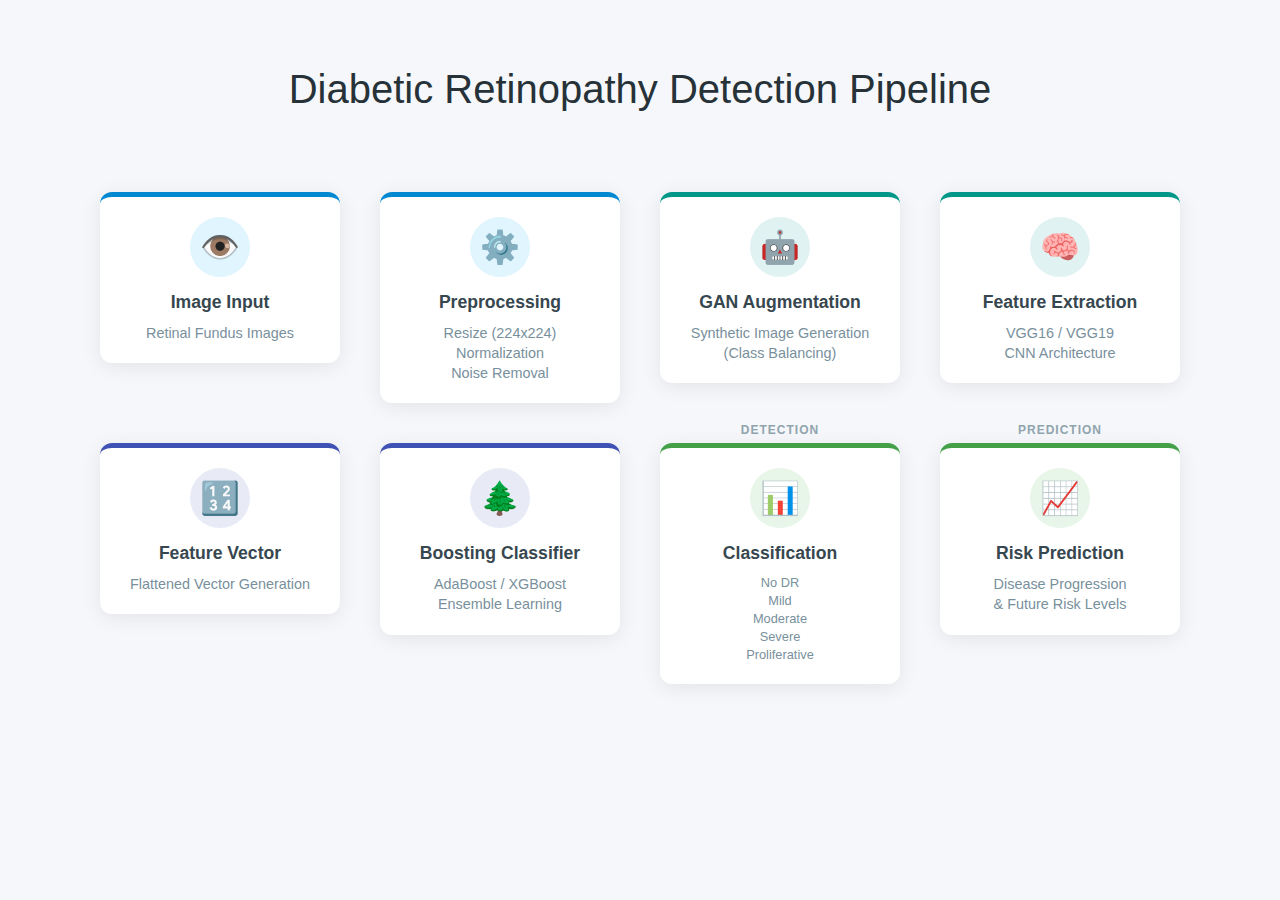
<file: diagram_viz/index.html>
<!DOCTYPE html>
<html lang="en">
<head>
    <meta charset="UTF-8">
    <meta name="viewport" content="width=device-width, initial-scale=1.0">
    <title>Diabetic Retinopathy Detection Pipeline</title>
    <style>
        :root {
            --primary-blue: #0288d1;
            --primary-teal: #009688;
            --primary-indigo: #3f51b5;
            --primary-green: #43a047;
            --bg-color: #f5f7fa;
            --card-bg: #ffffff;
            --text-main: #37474f;
            --text-light: #78909c;
        }

        body {
            font-family: 'Segoe UI', Roboto, Helvetica, Arial, sans-serif;
            margin: 0;
            padding: 40px;
            background-color: var(--bg-color);
            color: var(--text-main);
            display: flex;
            flex-direction: column;
            align-items: center;
        }

        h1 {
            text-align: center;
            color: #263238;
            margin-bottom: 60px;
            font-weight: 300;
            font-size: 2.5rem;
        }

        .pipeline-container {
            display: flex;
            flex-direction: row;
            align-items: flex-start;
            justify-content: center;
            gap: 0;
            flex-wrap: wrap; /* Allow wrapping if screen is small, though intended for wide view */
            max-width: 100%;
        }

        .step-wrapper {
            display: flex;
            align-items: center;
            margin-bottom: 20px;
        }

        .card {
            background: var(--card-bg);
            border-radius: 12px;
            box-shadow: 0 4px 20px rgba(0,0,0,0.08);
            width: 200px;
            padding: 20px;
            display: flex;
            flex-direction: column;
            align-items: center;
            text-align: center;
            position: relative;
            transition: transform 0.3s ease, box-shadow 0.3s ease;
            border-top: 5px solid transparent;
        }

        .card:hover {
            transform: translateY(-5px);
            box-shadow: 0 8px 30px rgba(0,0,0,0.12);
        }

        .card-icon {
            font-size: 2rem;
            margin-bottom: 15px;
            color: var(--text-main);
            background: #eceff1;
            width: 60px;
            height: 60px;
            border-radius: 50%;
            display: flex;
            align-items: center;
            justify-content: center;
        }

        .card-title {
            font-weight: 600;
            font-size: 1.1rem;
            margin-bottom: 10px;
            color: #37474f;
        }

        .card-desc {
            font-size: 0.9rem;
            color: var(--text-light);
            line-height: 1.4;
        }

        .arrow {
            width: 60px;
            height: 2px;
            background: #cfd8dc;
            position: relative;
            margin: 0 10px;
        }

        .arrow::after {
            content: '';
            position: absolute;
            right: 0;
            top: -5px;
            width: 0;
            height: 0;
            border-left: 10px solid #cfd8dc;
            border-top: 6px solid transparent;
            border-bottom: 6px solid transparent;
        }

        /* Stage Styling */
        .stage-input { border-color: var(--primary-blue); }
        .stage-input .card-icon { color: var(--primary-blue); background: #e1f5fe; }
        
        .stage-preproc { border-color: var(--primary-blue); }
        .stage-preproc .card-icon { color: var(--primary-blue); background: #e1f5fe; }

        .stage-aug { border-color: var(--primary-teal); }
        .stage-aug .card-icon { color: var(--primary-teal); background: #e0f2f1; }

        .stage-extract { border-color: var(--primary-teal); }
        .stage-extract .card-icon { color: var(--primary-teal); background: #e0f2f1; }
        
        .stage-vector { border-color: var(--primary-indigo); }
        .stage-vector .card-icon { color: var(--primary-indigo); background: #e8eaf6; }

        .stage-classify { border-color: var(--primary-indigo); }
        .stage-classify .card-icon { color: var(--primary-indigo); background: #e8eaf6; }

        .stage-output { border-color: var(--primary-green); }
        .stage-output .card-icon { color: var(--primary-green); background: #e8f5e9; }
        
        .stage-predict { border-color: var(--primary-green); }
        .stage-predict .card-icon { color: var(--primary-green); background: #e8f5e9; }

        /* Labels for stages */
        .card-label {
            position: absolute;
            top: -25px;
            left: 50%;
            transform: translateX(-50%);
            font-size: 0.75rem;
            text-transform: uppercase;
            letter-spacing: 1px;
            font-weight: 700;
            color: #90a4ae;
            white-space: nowrap;
        }

        @media (max-width: 1600px) {
            .pipeline-container {
                flex-wrap: wrap;
                justify-content: center;
            }
            .step-wrapper {
                margin: 20px;
            }
            .arrow {
                display: none; /* Hide arrows on wrap for cleaner look, or rotate */
            }
            /* Add down arrow for mobile view via CSS if needed, but keeping simple for now */
        }
    </style>
</head>
<body>

    <h1>Diabetic Retinopathy Detection Pipeline</h1>

    <div class="pipeline-container">
        
        <!-- Step 1 -->
        <div class="step-wrapper">
            <div class="card stage-input">
                <div class="card-icon">👁️</div>
                <div class="card-title">Image Input</div>
                <div class="card-desc">Retinal Fundus Images</div>
            </div>
            <div class="arrow"></div>
        </div>

        <!-- Step 2 -->
        <div class="step-wrapper">
            <div class="card stage-preproc">
                <div class="card-icon">⚙️</div>
                <div class="card-title">Preprocessing</div>
                <div class="card-desc">Resize (224x224)<br>Normalization<br>Noise Removal</div>
            </div>
            <div class="arrow"></div>
        </div>

        <!-- Step 3 -->
        <div class="step-wrapper">
            <div class="card stage-aug">
                <div class="card-icon">🤖</div>
                <div class="card-title">GAN Augmentation</div>
                <div class="card-desc">Synthetic Image Generation<br>(Class Balancing)</div>
            </div>
            <div class="arrow"></div>
        </div>

        <!-- Step 4 -->
        <div class="step-wrapper">
            <div class="card stage-extract">
                <div class="card-icon">🧠</div>
                <div class="card-title">Feature Extraction</div>
                <div class="card-desc">VGG16 / VGG19<br>CNN Architecture</div>
            </div>
            <div class="arrow"></div>
        </div>

        <!-- Step 5 -->
        <div class="step-wrapper">
            <div class="card stage-vector">
                <div class="card-icon">🔢</div>
                <div class="card-title">Feature Vector</div>
                <div class="card-desc">Flattened Vector Generation</div>
            </div>
            <div class="arrow"></div>
        </div>

        <!-- Step 6 -->
        <div class="step-wrapper">
            <div class="card stage-classify">
                <div class="card-icon">🌲</div>
                <div class="card-title">Boosting Classifier</div>
                <div class="card-desc">AdaBoost / XGBoost<br>Ensemble Learning</div>
            </div>
            <div class="arrow"></div>
        </div>

        <!-- Step 7 -->
        <div class="step-wrapper">
            <div class="card stage-output">
                <div class="card-label">Detection</div>
                <div class="card-icon">📊</div>
                <div class="card-title">Classification</div>
                <div class="card-desc">
                    <ul style="padding-left: 0; list-style: none; margin: 0; font-size: 0.8rem;">
                        <li>No DR</li>
                        <li>Mild</li>
                        <li>Moderate</li>
                        <li>Severe</li>
                        <li>Proliferative</li>
                    </ul>
                </div>
            </div>
            <div class="arrow"></div>
        </div>

        <!-- Step 8 -->
        <div class="step-wrapper">
            <div class="card stage-predict">
                <div class="card-label">Prediction</div>
                <div class="card-icon">📈</div>
                <div class="card-title">Risk Prediction</div>
                <div class="card-desc">Disease Progression<br>& Future Risk Levels</div>
            </div>
        </div>

    </div>

</body>
</html>
</file>
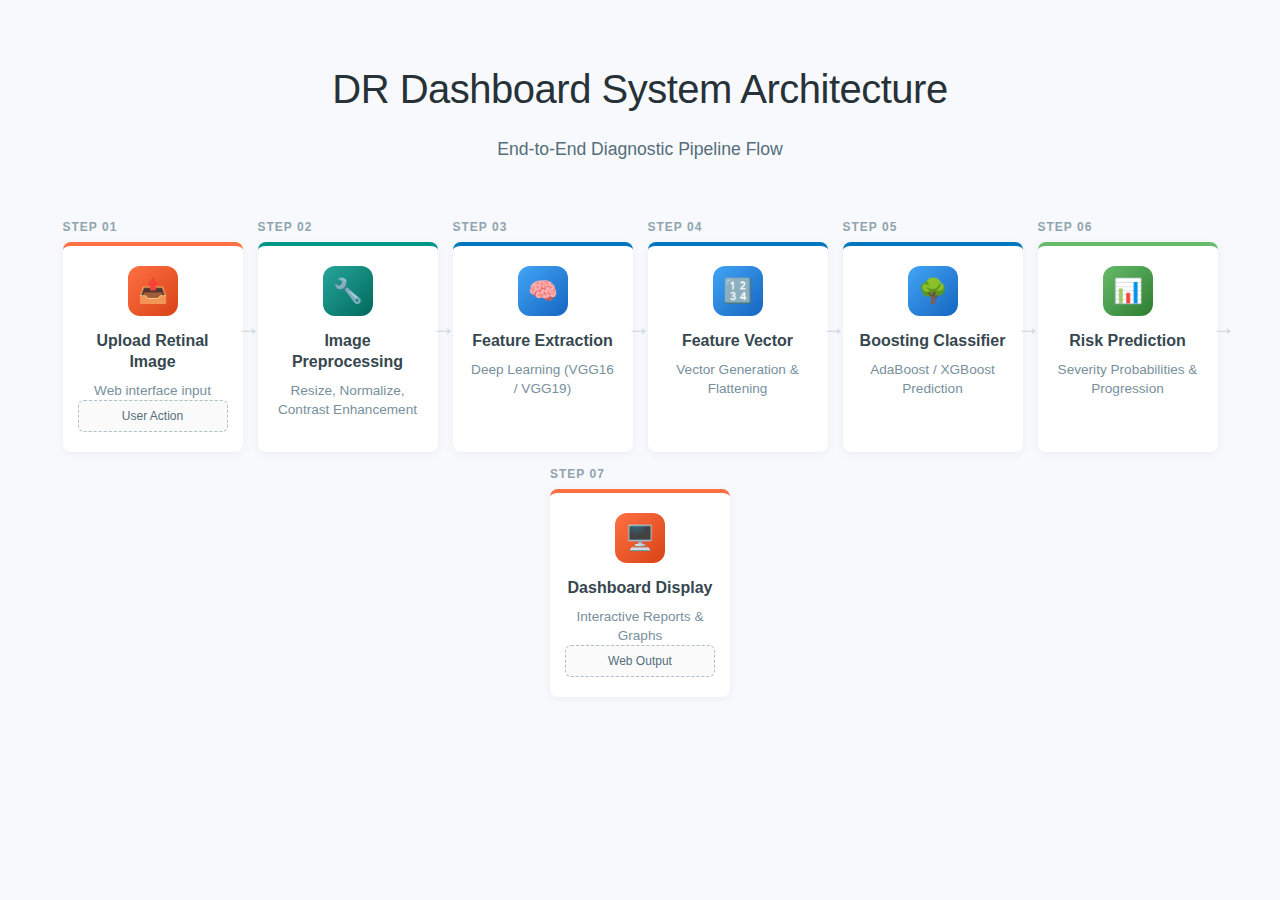
<file: diagram_viz/dashboard_diagram.html>
<!DOCTYPE html>
<html lang="en">

<head>
    <meta charset="UTF-8">
    <meta name="viewport" content="width=device-width, initial-scale=1.0">
    <title>Diabetic Retinopathy Dashboard Architecture</title>
    <style>
        :root {
            --medical-teal: #009688;
            --medical-light-teal: #e0f2f1;
            --medical-blue: #0277bd;
            --medical-dark: #263238;
            --accent-orange: #ff7043;
            --bg-color: #f7f9fc;
            --neutral-gray: #cfd8dc;
        }

        body {
            font-family: 'Segoe UI', Roboto, 'Helvetica Neue', Arial, sans-serif;
            margin: 0;
            padding: 40px;
            background-color: var(--bg-color);
            color: var(--medical-dark);
            display: flex;
            flex-direction: column;
            align-items: center;
        }

        h1 {
            font-weight: 300;
            color: var(--medical-dark);
            font-size: 2.5rem;
            margin-bottom: 10px;
            letter-spacing: -0.5px;
        }

        p.subtitle {
            color: #546e7a;
            margin-bottom: 60px;
            font-size: 1.1rem;
        }

        .flow-container {
            display: flex;
            flex-direction: row;
            align-items: stretch;
            justify-content: center;
            flex-wrap: wrap;
            gap: 15px;
            max-width: 1400px;
        }

        .step-block {
            flex: 1;
            min-width: 160px;
            max-width: 180px;
            display: flex;
            flex-direction: column;
            position: relative;
        }

        /* Connecting Lines */
        .step-block:not(:last-child)::after {
            content: '→';
            position: absolute;
            right: -18px;
            top: 40%;
            font-size: 24px;
            color: var(--neutral-gray);
            font-weight: bold;
            z-index: 1;
        }

        .card {
            background: white;
            border-radius: 8px;
            padding: 20px 15px;
            box-shadow: 0 2px 10px rgba(0, 0, 0, 0.05);
            text-align: center;
            border-top: 4px solid transparent;
            height: 100%;
            display: flex;
            flex-direction: column;
            align-items: center;
            transition: transform 0.2s;
        }

        .card:hover {
            transform: translateY(-5px);
            box-shadow: 0 10px 25px rgba(0, 0, 0, 0.1);
        }

        .icon-box {
            width: 50px;
            height: 50px;
            border-radius: 12px;
            display: flex;
            align-items: center;
            justify-content: center;
            font-size: 24px;
            margin-bottom: 15px;
            color: white;
        }

        .step-num {
            font-size: 0.75rem;
            text-transform: uppercase;
            letter-spacing: 1px;
            color: #90a4ae;
            margin-bottom: 8px;
            font-weight: 700;
        }

        .title {
            font-weight: 600;
            font-size: 1rem;
            margin-bottom: 8px;
            color: #37474f;
            line-height: 1.3;
        }

        .desc {
            font-size: 0.85rem;
            color: #78909c;
            line-height: 1.4;
        }

        /* Color Coding */
        .stage-web .card {
            border-top-color: var(--accent-orange);
        }

        .stage-web .icon-box {
            background: linear-gradient(135deg, #ff7043, #d84315);
        }

        .stage-process .card {
            border-top-color: var(--medical-teal);
        }

        .stage-process .icon-box {
            background: linear-gradient(135deg, #26a69a, #00695c);
        }

        .stage-ai .card {
            border-top-color: var(--medical-blue);
        }

        .stage-ai .icon-box {
            background: linear-gradient(135deg, #42a5f5, #1565c0);
        }

        .stage-output .card {
            border-top-color: #66bb6a;
        }

        .stage-output .icon-box {
            background: linear-gradient(135deg, #66bb6a, #2e7d32);
        }

        /* Highlights */
        .highlight-box {
            background-color: #fff;
            border: 1px dashed #b0bec5;
            border-radius: 6px;
            padding: 8px;
            margin-top: auto;
            width: 100%;
            box-sizing: border-box;
            background: #fafafa;
        }

        .highlight-text {
            font-size: 0.75rem;
            color: #546e7a;
            font-weight: 500;
        }

        @media (max-width: 1200px) {
            .step-block:not(:last-child)::after {
                display: none;
                /* simple stack on mobile/tablet */
            }

            .flow-container {
                flex-direction: column;
                align-items: center;
            }

            .step-block {
                width: 100%;
                max-width: 400px;
                margin-bottom: 20px;
            }

            .arrow-down {
                display: block;
                text-align: center;
                color: var(--neutral-gray);
                font-size: 24px;
                margin: -15px 0 5px 0;
            }
        }
    </style>
</head>

<body>

    <h1>DR Dashboard System Architecture</h1>
    <p class="subtitle">End-to-End Diagnostic Pipeline Flow</p>

    <div class="flow-container">

        <!-- Step 1 -->
        <div class="step-block stage-web">
            <div class="step-num">Step 01</div>
            <div class="card">
                <div class="icon-box">📤</div>
                <div class="title">Upload Retinal Image</div>
                <div class="desc">Web interface input</div>
                <div class="highlight-box">
                    <div class="highlight-text">User Action</div>
                </div>
            </div>
        </div>

        <!-- Step 2 -->
        <div class="step-block stage-process">
            <div class="step-num">Step 02</div>
            <div class="card">
                <div class="icon-box">🔧</div>
                <div class="title">Image Preprocessing</div>
                <div class="desc">Resize, Normalize, Contrast Enhancement</div>
            </div>
        </div>

        <!-- Step 3 -->
        <div class="step-block stage-ai">
            <div class="step-num">Step 03</div>
            <div class="card">
                <div class="icon-box">🧠</div>
                <div class="title">Feature Extraction</div>
                <div class="desc">Deep Learning (VGG16 / VGG19)</div>
            </div>
        </div>

        <!-- Step 4 -->
        <div class="step-block stage-ai">
            <div class="step-num">Step 04</div>
            <div class="card">
                <div class="icon-box">🔢</div>
                <div class="title">Feature Vector</div>
                <div class="desc">Vector Generation & Flattening</div>
            </div>
        </div>

        <!-- Step 5 -->
        <div class="step-block stage-ai">
            <div class="step-num">Step 05</div>
            <div class="card">
                <div class="icon-box">🌳</div>
                <div class="title">Boosting Classifier</div>
                <div class="desc">AdaBoost / XGBoost Prediction</div>
            </div>
        </div>

        <!-- Step 6 -->
        <div class="step-block stage-output">
            <div class="step-num">Step 06</div>
            <div class="card">
                <div class="icon-box">📊</div>
                <div class="title">Risk Prediction</div>
                <div class="desc">Severity Probabilities & Progression</div>
            </div>
        </div>

        <!-- Step 7 -->
        <div class="step-block stage-web">
            <div class="step-num">Step 07</div>
            <div class="card">
                <div class="icon-box">🖥️</div>
                <div class="title">Dashboard Display</div>
                <div class="desc">Interactive Reports & Graphs</div>
                <div class="highlight-box">
                    <div class="highlight-text">Web Output</div>
                </div>
            </div>
        </div>

    </div>

</body>

</html>
</file>
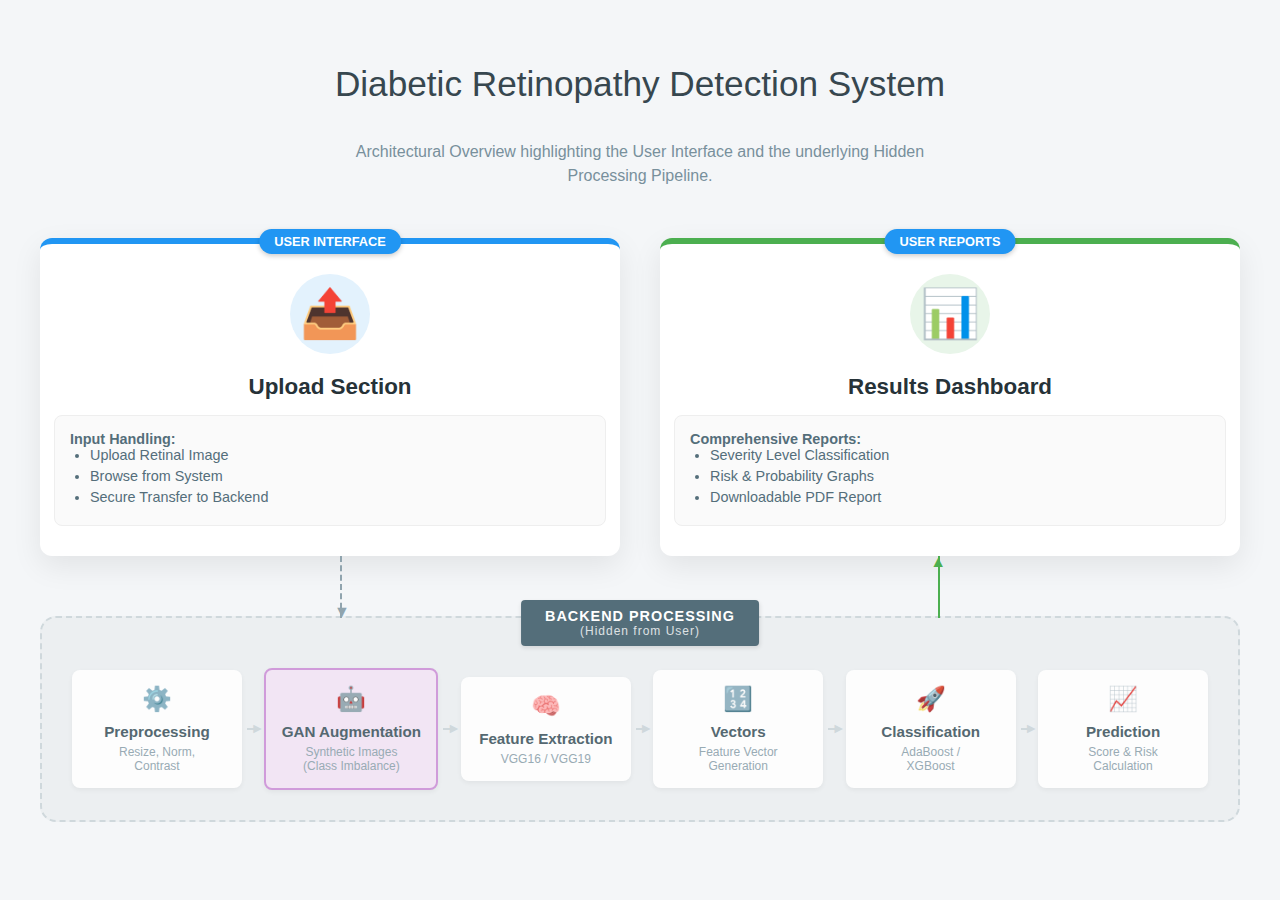
<file: diagram_viz/system_architecture.html>
<!DOCTYPE html>
<html lang="en">

<head>
    <meta charset="UTF-8">
    <meta name="viewport" content="width=device-width, initial-scale=1.0">
    <title>DR System Architecture</title>
    <style>
        :root {
            --primary-color: #2196f3;
            --success-color: #4caf50;
            --dark-bg: #263238;
            --light-bg: #f4f6f8;
            --card-white: #ffffff;
            --hidden-zone-bg: #eceff1;
            --hidden-zone-border: #cfd8dc;
        }

        body {
            font-family: 'Segoe UI', Roboto, Helvetica, Arial, sans-serif;
            background-color: var(--light-bg);
            margin: 0;
            padding: 40px;
            display: flex;
            flex-direction: column;
            align-items: center;
        }

        h1 {
            color: #37474f;
            margin-bottom: 20px;
            font-weight: 300;
            text-align: center;
            font-size: 2.2rem;
        }

        .subtitle {
            text-align: center;
            color: #78909c;
            max-width: 600px;
            margin-bottom: 50px;
            line-height: 1.5;
        }

        .main-container {
            display: flex;
            flex-direction: column;
            gap: 40px;
            width: 100%;
            max-width: 1200px;
        }

        /* --- FRONTEND SECTION --- */
        .frontend-section {
            display: flex;
            justify-content: space-between;
            align-items: stretch;
            gap: 40px;
            position: relative;
            z-index: 10;
        }

        .fe-card {
            background: var(--card-white);
            border-radius: 12px;
            box-shadow: 0 10px 30px rgba(0, 0, 0, 0.08);
            padding: 30px;
            flex: 1;
            display: flex;
            flex-direction: column;
            align-items: center;
            text-align: center;
            border-top: 6px solid var(--primary-color);
            position: relative;
        }

        .fe-card.output {
            border-top-color: var(--success-color);
        }

        .fe-icon {
            font-size: 3rem;
            margin-bottom: 20px;
            background: #e3f2fd;
            width: 80px;
            height: 80px;
            border-radius: 50%;
            display: flex;
            align-items: center;
            justify-content: center;
        }

        .fe-card.output .fe-icon {
            background: #e8f5e9;
            color: #2e7d32;
        }

        .fe-title {
            font-size: 1.4rem;
            color: #263238;
            margin-bottom: 15px;
            font-weight: 600;
        }

        .fe-details {
            text-align: left;
            width: 100%;
            background: #fafafa;
            padding: 15px;
            border-radius: 8px;
            font-size: 0.9rem;
            color: #546e7a;
            border: 1px solid #eee;
        }

        .fe-details ul {
            margin: 0;
            padding-left: 20px;
        }

        .fe-details li {
            margin-bottom: 5px;
        }

        .user-label {
            position: absolute;
            top: -15px;
            left: 50%;
            transform: translateX(-50%);
            background: #2196f3;
            color: white;
            padding: 5px 15px;
            border-radius: 20px;
            font-size: 0.8rem;
            font-weight: bold;
            box-shadow: 0 2px 5px rgba(0, 0, 0, 0.2);
        }

        /* --- BACKEND SECTION --- */
        .backend-container {
            position: relative;
            background: var(--hidden-zone-bg);
            border: 2px dashed var(--hidden-zone-border);
            border-radius: 16px;
            padding: 50px 30px 30px 30px;
            margin-top: 20px;
        }

        .backend-label {
            position: absolute;
            top: -18px;
            left: 50%;
            transform: translateX(-50%);
            background: #546e7a;
            color: white;
            padding: 8px 24px;
            border-radius: 4px;
            font-weight: bold;
            font-size: 0.9rem;
            letter-spacing: 1px;
            box-shadow: 0 2px 4px rgba(0, 0, 0, 0.1);
        }

        .backend-label small {
            font-weight: normal;
            opacity: 0.8;
            display: block;
            text-align: center;
            font-size: 0.75rem;
        }

        .process-flow {
            display: flex;
            justify-content: space-between;
            align-items: center;
            flex-wrap: nowrap;
        }

        .process-step {
            background: white;
            padding: 15px 10px;
            border-radius: 8px;
            text-align: center;
            width: 150px;
            box-shadow: 0 2px 5px rgba(0, 0, 0, 0.05);
            position: relative;
            opacity: 0.9;
        }

        .process-step h4 {
            margin: 10px 0 5px 0;
            font-size: 0.95rem;
            color: #455a64;
        }

        .process-step p {
            margin: 0;
            font-size: 0.75rem;
            color: #90a4ae;
        }

        .process-icon {
            font-size: 1.5rem;
            color: #607d8b;
        }

        /* Connectors */
        .flow-arrow-right {
            flex: 1;
            height: 2px;
            background: #cfd8dc;
            position: relative;
            margin: 0 5px;
        }

        .flow-arrow-right::after {
            content: '►';
            position: absolute;
            right: -5px;
            top: -8px;
            color: #cfd8dc;
            font-size: 14px;
        }

        /* Vertical Flow Lines */
        .vertical-connect-down {
            position: absolute;
            left: 20%;
            top: 100%;
            /* Bottom of frontend card */
            height: 80px;
            /* Reach into backend */
            width: 2px;
            background: #b0bec5;
            background-image: linear-gradient(to bottom, #b0bec5 50%, rgba(255, 255, 255, 0) 0%);
            background-position: left;
            background-size: 2px 10px;
            background-repeat: repeat-y;
            z-index: 0;
        }

        .vertical-connect-up {
            position: absolute;
            right: 20%;
            bottom: 100%;
            /* Top of backend container */
            height: 80px;
            width: 2px;
            background: #81c784;
            z-index: 0;
        }

        /* Arrow heads for vertical lines */
        .v-arrow-head-down {
            position: absolute;
            left: -6px;
            bottom: 0;
            width: 0;
            height: 0;
            border-left: 7px solid transparent;
            border-right: 7px solid transparent;
            border-top: 10px solid #b0bec5;
        }

        .v-arrow-head-up {
            position: absolute;
            right: -6px;
            top: -10px;
            /* Adjust based on flow */
            width: 0;
            height: 0;
            border-left: 7px solid transparent;
            border-right: 7px solid transparent;
            border-bottom: 10px solid #66bb6a;
        }
    </style>
</head>

<body>

    <h1>Diabetic Retinopathy Detection System</h1>
    <p class="subtitle">Architectural Overview highlighting the User Interface and the underlying Hidden Processing
        Pipeline.</p>

    <div class="main-container">

        <!-- Frontend Zone -->
        <div class="frontend-section">

            <!-- Upload Card -->
            <div class="fe-card input">
                <div class="user-label">USER INTERFACE</div>
                <div class="fe-icon">📤</div>
                <div class="fe-title">Upload Section</div>
                <div class="fe-details">
                    <strong>Input Handling:</strong>
                    <ul>
                        <li>Upload Retinal Image</li>
                        <li>Browse from System</li>
                        <li>Secure Transfer to Backend</li>
                    </ul>
                </div>
            </div>

            <!-- Dashboard Card -->
            <div class="fe-card output">
                <div class="user-label">USER REPORTS</div>
                <div class="fe-icon">📊</div>
                <div class="fe-title">Results Dashboard</div>
                <div class="fe-details">
                    <strong>Comprehensive Reports:</strong>
                    <ul>
                        <li>Severity Level Classification</li>
                        <li>Risk & Probability Graphs</li>
                        <li>Downloadable PDF Report</li>
                    </ul>
                </div>
            </div>

            <!-- Visualization of data flow -->
            <div style="position: absolute; left: 25%; bottom: -62px; height: 62px; border-left: 2px dashed #90a4ae;">
            </div>
            <div style="position: absolute; left: 24.5%; bottom: -65px; color: #90a4ae;">▼</div>

            <div style="position: absolute; right: 25%; bottom: -62px; height: 62px; border-left: 2px solid #4caf50;">
            </div>
            <div style="position: absolute; right: 24.5%; bottom: -15px; color: #4caf50;">▲</div>

        </div>

        <!-- Backend Zone -->
        <div class="backend-container">
            <div class="backend-label">
                BACKEND PROCESSING
                <small>(Hidden from User)</small>
            </div>

            <div class="process-flow">

                <!-- Step 1 -->
                <div class="process-step">
                    <div class="process-icon">⚙️</div>
                    <h4>Preprocessing</h4>
                    <p>Resize, Norm,<br>Contrast</p>
                </div>

                <div class="flow-arrow-right"></div>

                <!-- Step 1.5 GAN -->
                <div class="process-step" style="border: 2px solid #ce93d8; background: #f3e5f5;">
                    <div class="process-icon" style="color: #8e24aa;">🤖</div>
                    <h4>GAN Augmentation</h4>
                    <p>Synthetic Images<br>(Class Imbalance)</p>
                </div>

                <div class="flow-arrow-right"></div>

                <!-- Step 2 -->
                <div class="process-step">
                    <div class="process-icon">🧠</div>
                    <h4>Feature Extraction</h4>

                    <p>VGG16 / VGG19</p>
                </div>

                <div class="flow-arrow-right"></div>

                <!-- Step 3 -->
                <div class="process-step">
                    <div class="process-icon">🔢</div>
                    <h4>Vectors</h4>
                    <p>Feature Vector<br>Generation</p>
                </div>

                <div class="flow-arrow-right"></div>

                <!-- Step 4 -->
                <div class="process-step">
                    <div class="process-icon">🚀</div>
                    <h4>Classification</h4>
                    <p>AdaBoost /<br>XGBoost</p>
                </div>

                <div class="flow-arrow-right"></div>

                <!-- Step 5 -->
                <div class="process-step">
                    <div class="process-icon">📈</div>
                    <h4>Prediction</h4>
                    <p>Score & Risk<br>Calculation</p>
                </div>

            </div>
        </div>

    </div>

</body>

</html>
</file>
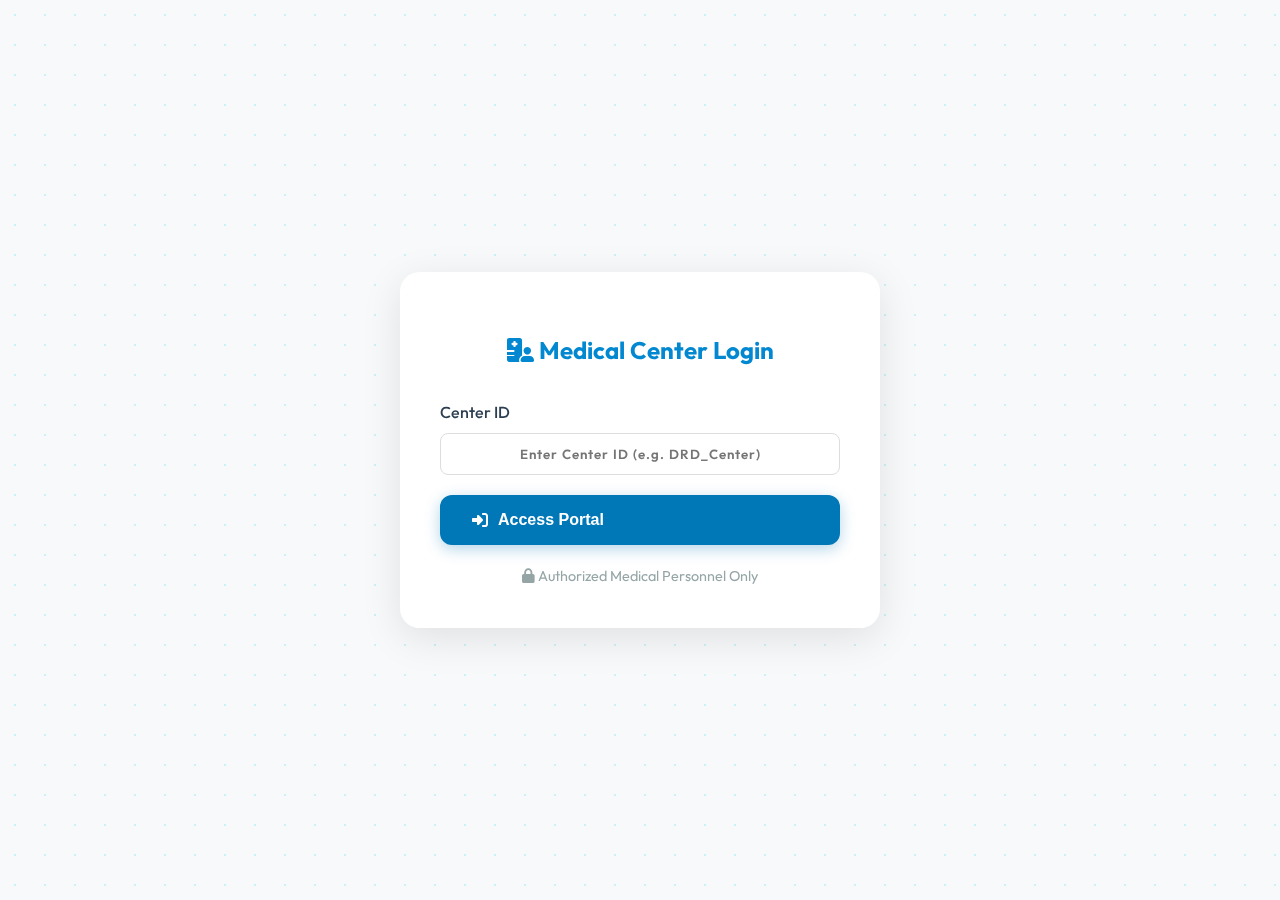
<file: templates/login.html>
<!DOCTYPE html>
<html lang="en">

<head>
    <meta charset="UTF-8">
    <meta name="viewport" content="width=device-width, initial-scale=1.0">
    <title>RetinaAI - Login</title>
    <link href="https://fonts.googleapis.com/css2?family=Outfit:wght@300;400;500;600;700&display=swap" rel="stylesheet">
    <link rel="stylesheet" href="https://cdnjs.cloudflare.com/ajax/libs/font-awesome/6.4.0/css/all.min.css">
    <link rel="stylesheet" href="/static/css/style.css">
    <style>
        .auth-container {
            display: flex;
            justify-content: center;
            align-items: center;
            min-height: 100vh;
        }

        .auth-card {
            background: rgba(255, 255, 255, 0.9);
            padding: 40px;
            border-radius: 20px;
            box-shadow: 0 10px 40px rgba(0, 0, 0, 0.1);
            width: 100%;
            max-width: 400px;
            backdrop-filter: blur(10px);
        }

        .form-group {
            margin-bottom: 20px;
        }

        .form-group label {
            display: block;
            margin-bottom: 8px;
            color: #2c3e50;
            font-weight: 500;
        }

        .form-group input,
        .form-group select {
            width: 100%;
            padding: 12px;
            border: 1px solid #ddd;
            border-radius: 8px;
            font-family: 'Outfit', sans-serif;
            box-sizing: border-box;
            /* Fix padding issue */
        }

        .switch-auth {
            text-align: center;
            margin-top: 20px;
            color: #7f8c8d;
        }

        .switch-auth a {
            color: #0288d1;
            font-weight: 600;
            cursor: pointer;
            text-decoration: none;
        }
    </style>
</head>


<body>

    <div class="auth-container">
        <!-- LOGIN FORM -->
        <div class="auth-card" id="loginCard">
            <h2 style="text-align:center; color:#0288d1; margin-bottom:30px;">
                <i class="fa fa-hospital-user"></i> Medical Center Login
            </h2>

            <form id="loginForm">
                <div class="form-group">
                    <label>Center ID</label>
                    <input type="text" id="loginId" required placeholder="Enter Center ID (e.g. DRD_Center)"
                        style="text-align:center; letter-spacing:1px; font-weight:600;">
                </div>

                <button type="submit" class="btn primary" style="width:100%;">
                    <i class="fa fa-sign-in-alt"></i> Access Portal
                </button>
            </form>

            <div style="margin-top:20px; text-align:center; font-size:0.9rem; color:#95a5a6;">
                <i class="fa fa-lock"></i> Authorized Medical Personnel Only
            </div>
        </div>
    </div>

    <script>
        // LOGIN LOGIC
        document.getElementById('loginForm').addEventListener('submit', async (e) => {
            e.preventDefault();
            const login_id = document.getElementById('loginId').value.trim();

            try {
                const res = await fetch('/login', {
                    method: 'POST',
                    headers: { 'Content-Type': 'application/json' },
                    body: JSON.stringify({ login_id })
                });
                const data = await res.json();

                if (data.success) {
                    // Set Client-Side Session Flag (Cleared when browser closes)
                    sessionStorage.setItem('session_active', 'true');
                    window.location.href = '/';
                } else {
                    alert(data.error);
                }
            } catch (err) {
                alert('Login failed. Check connection.');
            }
        });
    </script>
</body>

</html>
</file>
<file: static/css/style.css>
:root {
    /* --- MEDICAL PRO THEME --- */

    /* Primary Colors - Trust & Professionalism */
    --primary: #0077b6;
    /* Strong Medical Blue */
    --primary-dark: #023e8a;
    /* Deep Navy */
    --primary-light: #caf0f8;
    /* Soft Sky */

    /* Secondary Colors */
    --accent: #00b4d8;
    /* Bright Cyan for highlights */
    --success: #2a9d8f;
    /* Muted Teal for good results */
    --warning: #f4a261;
    /* Soft Orange */
    --danger: #e76f51;
    /* Soft Red */

    /* Neutrals */
    --bg-body: #f8f9fa;
    /* Very light grey-white for cleanliness */
    --bg-card: #ffffff;
    /* Pure white cards */
    --text-main: #2b2d42;
    /* Dark Charcoal for readability */
    --text-muted: #8d99ae;
    /* Soft grey for secondary text */
    --border-light: #e9ecef;

    /* Effects */
    --shadow-soft: 0 4px 20px rgba(0, 0, 0, 0.05);
    --shadow-hover: 0 10px 25px rgba(0, 119, 182, 0.15);
    --radius: 12px;
    --transition: all 0.3s cubic-bezier(0.4, 0, 0.2, 1);
}

body {
    font-family: 'Outfit', sans-serif;
    background-color: var(--bg-body);
    /* Subtle background pattern */
    background-image: radial-gradient(var(--primary-light) 1px, transparent 1px);
    background-size: 30px 30px;
    color: var(--text-main);
    margin: 0;
    min-height: 100vh;
    line-height: 1.6;
}

/* --- NAVBAR --- */
.navbar {
    background: rgba(255, 255, 255, 0.95);
    backdrop-filter: blur(12px);
    padding: 1rem 5%;
    display: flex;
    justify-content: space-between;
    align-items: center;
    border-bottom: 1px solid var(--border-light);
    position: sticky;
    top: 0;
    z-index: 1000;
}

.logo {
    font-weight: 800;
    font-size: 1.6rem;
    color: var(--primary-dark);
    display: flex;
    align-items: center;
    gap: 12px;
    letter-spacing: -0.5px;
}

.logo-icon {
    font-size: 1.8rem;
    filter: drop-shadow(0 2px 4px rgba(0, 0, 0, 0.1));
}

.badge {
    background: var(--primary-light);
    color: var(--primary-dark);
    padding: 4px 10px;
    border-radius: 20px;
    font-size: 0.7rem;
    font-weight: 700;
    letter-spacing: 0.5px;
    text-transform: uppercase;
}

.nav-links a {
    text-decoration: none;
    color: var(--text-muted);
    margin: 0 15px;
    font-weight: 600;
    font-size: 0.95rem;
    transition: var(--transition);
    position: relative;
}

.nav-links a:hover,
.nav-links a.active {
    color: var(--primary);
}

.nav-links a.active::after {
    content: '';
    position: absolute;
    bottom: -5px;
    left: 0;
    width: 100%;
    height: 2px;
    background: var(--primary);
    border-radius: 2px;
}

.user-profile {
    display: flex;
    align-items: center;
    gap: 15px;
    padding-left: 20px;
    border-left: 2px solid var(--border-light);
}

.user-profile .avatar {
    width: 42px;
    height: 42px;
    background: linear-gradient(135deg, var(--primary), var(--primary-dark));
    color: white;
    border-radius: 12px;
    /* Soft square */
    display: flex;
    align-items: center;
    justify-content: center;
    font-weight: 700;
    font-size: 1.1rem;
    box-shadow: 0 4px 10px rgba(2, 62, 138, 0.2);
}

/* --- CONTAINER & HEADER --- */
.container {
    max-width: 1280px;
    margin: 40px auto;
    padding: 0 24px;
}

.page-header {
    text-align: center;
    margin-bottom: 60px;
}

.page-header h1 {
    font-weight: 800;
    font-size: 2.8rem;
    background: linear-gradient(135deg, var(--primary-dark), var(--primary));
    -webkit-background-clip: text;
    -webkit-text-fill-color: transparent;
    margin-bottom: 16px;
    letter-spacing: -1px;
}

.page-header p {
    color: var(--text-muted);
    font-size: 1.2rem;
    max-width: 600px;
    margin: 0 auto;
}

/* --- CARDS --- */
.card {
    background: var(--bg-card);
    border-radius: var(--radius);
    padding: 32px;
    box-shadow: var(--shadow-soft);
    border: 1px solid var(--border-light);
    transition: var(--transition);
}

.card:hover {
    transform: translateY(-4px);
    box-shadow: var(--shadow-hover);
    border-color: var(--primary-light);
}

.card h3 {
    font-size: 0.85rem;
    color: var(--text-muted);
    text-transform: uppercase;
    letter-spacing: 1.5px;
    margin-top: 0;
    margin-bottom: 24px;
    font-weight: 700;
    display: flex;
    align-items: center;
    gap: 10px;
}

.card h3::before {
    content: '';
    display: block;
    width: 4px;
    height: 16px;
    background: var(--accent);
    border-radius: 2px;
}

/* --- UPLOAD BOX --- */
.upload-container {
    max-width: 760px;
    margin: 0 auto;
}

.upload-box {
    background: #ffffff;
    border: 3px dashed var(--border-light);
    /* Softer dashed line */
    border-radius: 24px;
    padding: 80px 40px;
    text-align: center;
    cursor: pointer;
    transition: var(--transition);
    position: relative;
    overflow: hidden;
}

.upload-box::before {
    content: '';
    position: absolute;
    inset: 0;
    background: var(--primary-light);
    opacity: 0;
    transition: var(--transition);
    z-index: 0;
}

.upload-box:hover {
    border-color: var(--primary);
    transform: scale(1.01);
}

.upload-box:hover::before {
    opacity: 0.1;
}

.upload-content {
    position: relative;
    z-index: 1;
}

.upload-icon {
    font-size: 4rem;
    margin-bottom: 24px;
    color: var(--primary);
    background: var(--primary-light);
    width: 100px;
    height: 100px;
    line-height: 100px;
    border-radius: 50%;
    margin: 0 auto 24px;
    transition: var(--transition);
}

.upload-box:hover .upload-icon {
    transform: rotate(10deg) scale(1.1);
    background: var(--primary);
    color: white;
}

.browse-btn {
    color: var(--primary);
    font-weight: 700;
    text-decoration: none;
    border-bottom: 2px solid var(--primary);
    transition: var(--transition);
}

.browse-btn:hover {
    color: var(--primary-dark);
    border-color: var(--primary-dark);
}

/* --- INFO BADGES --- */
.info-badges {
    display: flex;
    justify-content: center;
    gap: 24px;
    margin-top: 40px;
}

.badge-item {
    background: white;
    padding: 12px 24px;
    border-radius: 50px;
    font-size: 0.9rem;
    color: var(--text-main);
    font-weight: 600;
    box-shadow: var(--shadow-soft);
    border: 1px solid var(--border-light);
    display: flex;
    align-items: center;
    gap: 8px;
}

/* --- DASHBOARD GRID --- */
.dashboard-grid {
    display: grid;
    grid-template-columns: 1.2fr 0.8fr;
    /* Weighted columns */
    gap: 32px;
    align-items: start;
}

.result-card {
    grid-column: 1 / 2;
    background: linear-gradient(145deg, #ffffff, #f8fcfd);
}

.image-card {
    grid-column: 2 / 3;
    grid-row: 1 / 2;
}

.chart-card {
    grid-column: span 1;
}

/* Diagnosis Text */
.diagnosis-large {
    font-size: 3.5rem;
    font-weight: 800;
    margin: 10px 0 30px;
    line-height: 1.1;
    letter-spacing: -1px;
}

/* Confidence Meter */
.confidence-meter {
    background: var(--border-light);
    border-radius: 12px;
    padding: 24px;
    margin-bottom: 24px;
}

.meter-bar {
    height: 16px;
    background: #e9ecef;
    border-radius: 8px;
    overflow: hidden;
    margin-bottom: 12px;
    box-shadow: inset 0 2px 4px rgba(0, 0, 0, 0.05);
}

.meter-fill {
    height: 100%;
    border-radius: 8px;
    transition: width 1.2s cubic-bezier(0.34, 1.56, 0.64, 1);
    /* Dynamic gradient loaded by JS */
}

/* Image Preview */
.image-wrapper {
    width: 100%;
    height: 320px;
    background: #000;
    border-radius: 12px;
    overflow: hidden;
    display: flex;
    align-items: center;
    justify-content: center;
    position: relative;
    box-shadow: inset 0 0 20px rgba(0, 0, 0, 0.5);
}

#previewImage {
    max-width: 100%;
    max-height: 100%;
    object-fit: contain;
}

/* --- BUTTONS --- */
.actions-row {
    grid-column: 1 / -1;
    display: flex;
    justify-content: flex-end;
    gap: 16px;
    margin-top: 20px;
    padding-top: 30px;
    border-top: 1px solid var(--border-light);
}

.btn {
    padding: 16px 32px;
    border-radius: 12px;
    border: none;
    font-weight: 600;
    font-size: 1rem;
    cursor: pointer;
    transition: var(--transition);
    display: inline-flex;
    align-items: center;
    gap: 10px;
}

.btn.primary {
    background: var(--primary);
    color: white;
    box-shadow: 0 4px 15px rgba(0, 119, 182, 0.3);
}

.btn.primary:hover {
    background: var(--primary-dark);
    transform: translateY(-2px);
    box-shadow: 0 8px 25px rgba(0, 119, 182, 0.4);
}

.btn.secondary {
    background: white;
    color: var(--text-main);
    border: 2px solid var(--border-light);
}

.btn.secondary:hover {
    border-color: var(--text-muted);
    background: var(--bg-body);
}

/* --- UTILS --- */
.hidden {
    display: none !important;
}

/* --- LOADING SPINNER --- */
.loading-container {
    padding: 80px 0;
    display: flex;
    flex-direction: column;
    align-items: center;
}

.loader-ring {
    width: 80px;
    height: 80px;
    border: 8px solid var(--primary-light);
    border-top-color: var(--primary);
    border-radius: 50%;
    animation: spin 1s cubic-bezier(0.68, -0.55, 0.265, 1.55) infinite;
    margin-bottom: 40px;
}

@keyframes spin {
    to {
        transform: rotate(360deg);
    }
}

.loading-steps .step {
    font-size: 1.1rem;
    color: var(--text-muted);
    margin: 10px 0;
    opacity: 0.5;
    transition: var(--transition);
    display: flex;
    align-items: center;
    gap: 10px;
}

.loading-steps .step.active {
    opacity: 1;
    color: var(--primary);
    font-weight: 700;
    transform: translateX(10px);
}

.loading-steps .step.active::before {
    content: '→';
}

/* --- PRINT --- */
@media print {
    body {
        background: white;
    }

    .navbar,
    .actions-row,
    .upload-container,
    .loading-container,
    .image-card {
        display: none !important;
    }

    .container {
        margin: 0;
        max-width: 100%;
    }

    .dashboard-grid {
        display: block;
    }

    .card {
        box-shadow: none;
        border: 1px solid #ddd;
        margin-bottom: 20px;
        page-break-inside: avoid;
    }

    .diagnosis-large {
        font-size: 2rem;
        color: black;
    }
}

/* --- RESPONSIVE --- */
@media (max-width: 900px) {
    .dashboard-grid {
        grid-template-columns: 1fr;
    }

    .image-card {
        grid-row: auto;
    }
}
/* --- ANIMATIONS (ADDED) --- */
@keyframes slideUp {
    from { opacity: 0; transform: translateY(30px); }
    to { opacity: 1; transform: translateY(0); }
}

@keyframes pulse {
    0% { box-shadow: 0 0 0 0 rgba(0, 119, 182, 0.4); }
    70% { box-shadow: 0 0 0 20px rgba(0, 119, 182, 0); }
    100% { box-shadow: 0 0 0 0 rgba(0, 119, 182, 0); }
}

@keyframes spin-dual {
    0% { transform: rotate(0deg); }
    50% { transform: rotate(180deg); border-top-color: var(--accent); }
    100% { transform: rotate(360deg); border-top-color: var(--primary); }
}

/* Apply Animations */
.container, .navbar {
    animation: slideUp 0.8s cubic-bezier(0.2, 0.8, 0.2, 1);
}

.card {
    animation: slideUp 0.6s cubic-bezier(0.2, 0.8, 0.2, 1) backwards;
}

/* Staggered Delays for Dashboard */
.result-card { animation-delay: 0.1s; }
.image-card { animation-delay: 0.2s; }
.chart-card:nth-of-type(3) { animation-delay: 0.3s; }
.chart-card:nth-of-type(4) { animation-delay: 0.4s; }

/* Upload Pulse */
.upload-box:hover .upload-icon {
    animation: pulse 1.5s infinite;
}

/* Enhanced Loader Override */
.loader-ring {
    border: 4px solid rgba(0, 119, 182, 0.1);
    border-top: 4px solid var(--primary);
    border-left: 4px solid var(--accent);
    animation: spin-dual 1.5s linear infinite !important;
    box-shadow: 0 0 20px rgba(0, 180, 216, 0.2);
}
</file>
